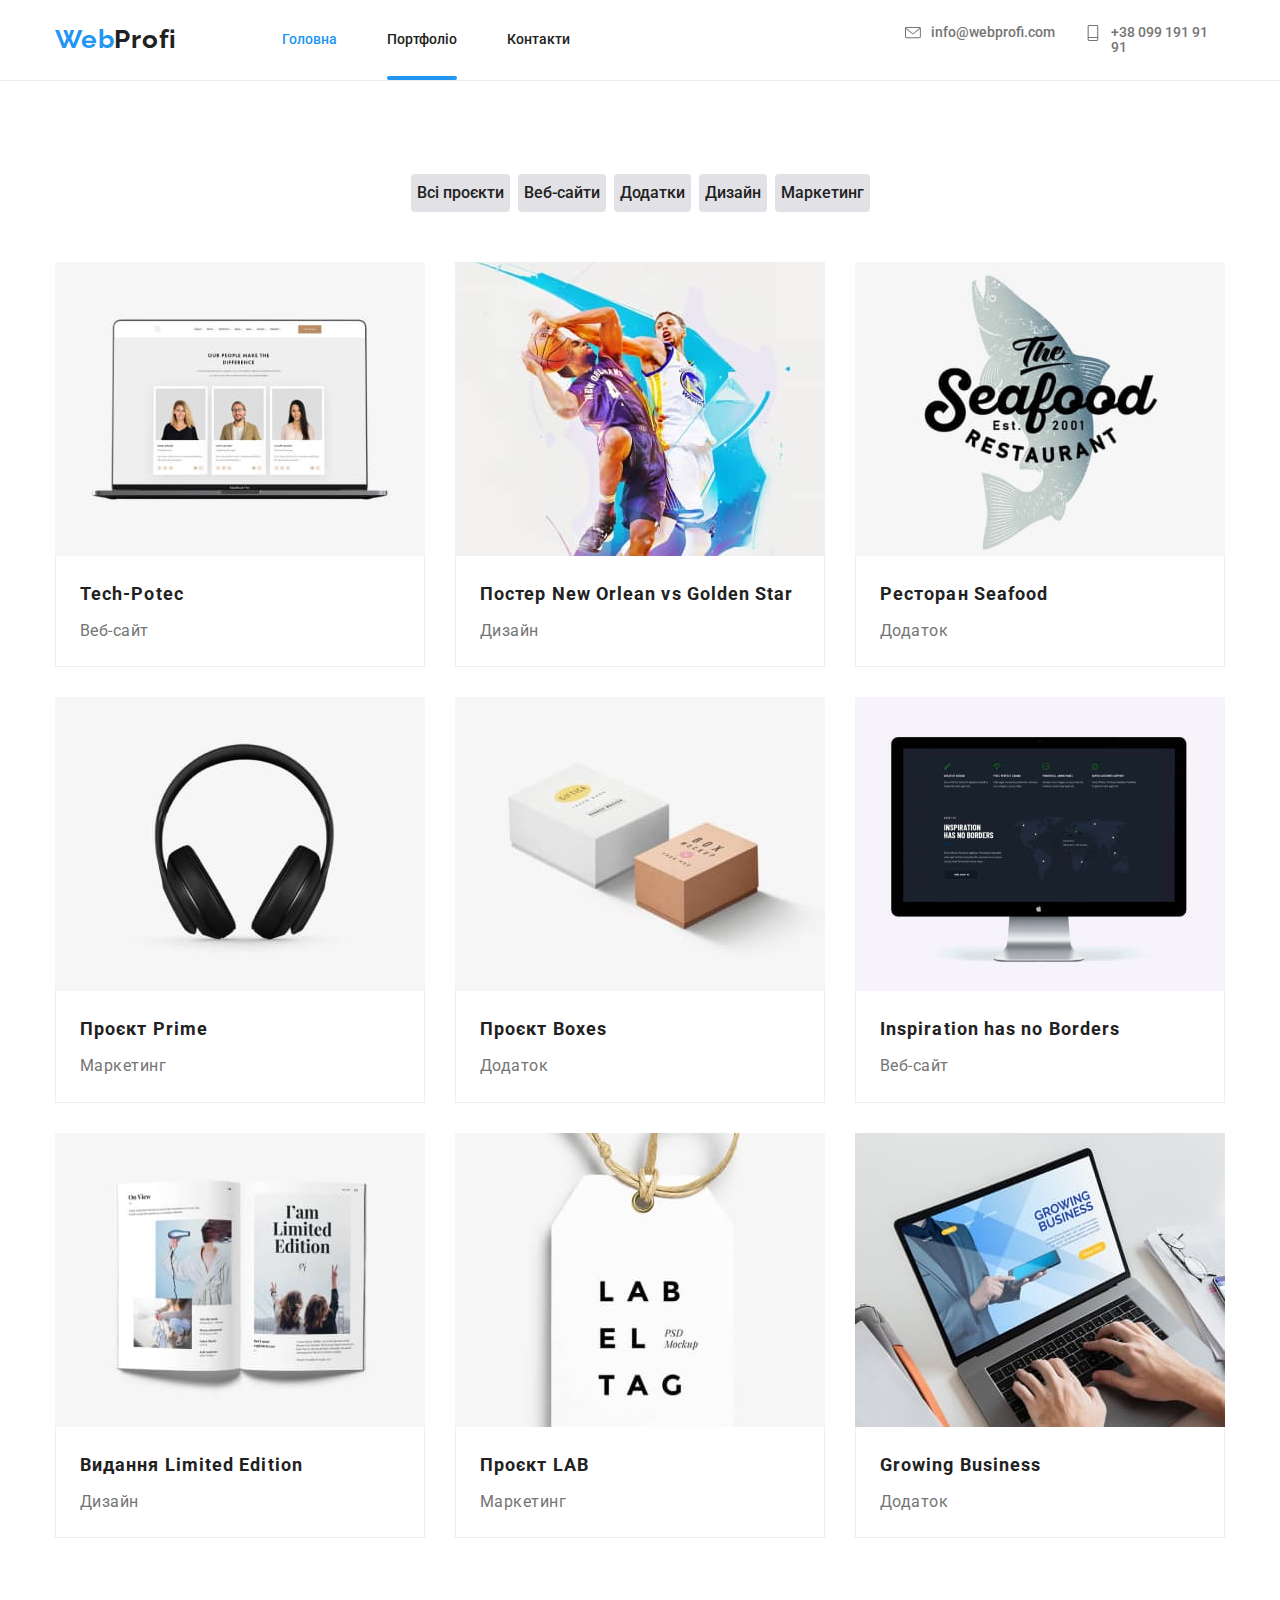
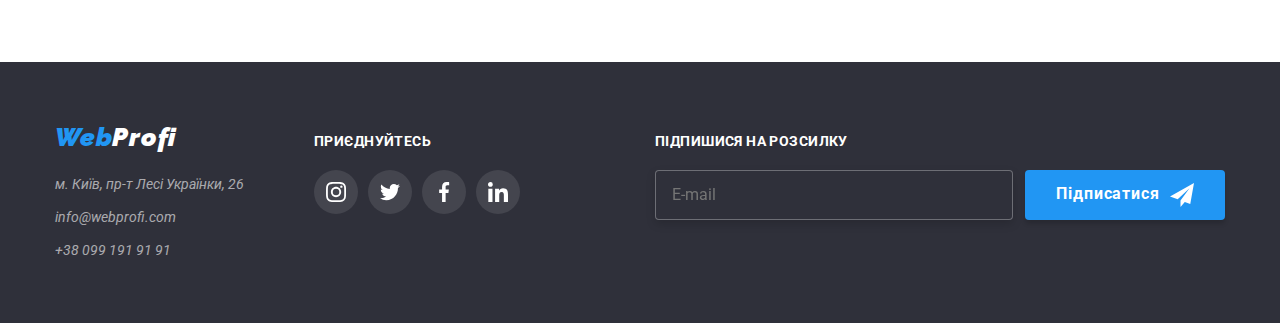
<file: portfolio.html>
<!DOCTYPE html>
<html lang="ru">
  <head>
    <meta charset="UTF-8" />
    <meta http-equiv="X-UA-Compatible" content="IE=edge" />
    <meta name="viewport" content="width=device-width, initial-scale=1.0" />
    <title>Web Profi</title>

    <link
      href="https://fonts.googleapis.com/css2?family=Raleway:wght@400;700&family=Roboto:wght@400;500;700;900&display=swap"
      rel="stylesheet"
    />

    <link
      rel="stylesheet"
      href="https://cdnjs.cloudflare.com/ajax/libs/modern-normalize/1.1.0/modern-normalize.min.css"
      integrity="sha512-wpPYUAdjBVSE4KJnH1VR1HeZfpl1ub8YT/NKx4PuQ5NmX2tKuGu6U/JRp5y+Y8XG2tV+wKQpNHVUX03MfMFn9Q=="
      crossorigin="anonymous"
      referrerpolicy="no-referrer"
    />

    <link rel="stylesheet" href="./css/portfolio.min.css" />
  </head>

  <body>
    <header class="portfolio-header">
      <!-- -------------Навигация на другие страницы сайта--------------  -->
      <div class="container header-flex">
        <a href="/" class="logo-header"><span>Web</span>Profi</a>

        <div class="menu-container" id="menu-container" data-menu>
          <!-- ---------------------Блок навігація----------------------- -->
          <div class="navigation">
            <nav class="header-nav">
              <ul class="list nav-list">
                <li class="nav-item">
                  <a href="./index.html" class="site-nav current">Головна</a>
                </li>
                <li class="nav-item current-page">
                  <a href="./portfolio.html" class="site-nav">Портфоліо</a>
                </li>
                <li class="nav-item">
                  <a href="" class="site-nav">Контакти</a>
                </li>
              </ul>
            </nav>
          </div>
          <!-- -----------Блок с контактами------------------ -->
          <div class="contacts">
            <ul class="nav-contacts list">
              <li class="icon-envelop">
                <a
                  href="mailto:info@webprofi.com"
                  target="_blank"
                  rel="noopener"
                >
                  <svg class="icon" width="16" height="16">
                    <use
                      href="./images/SVG-for-sprite/sprite-all-min.svg#icon-envelope"
                    ></use>
                  </svg>
                  info@webprofi.com
                </a>
              </li>
              <li class="icon-mobile">
                <a href="tel:+380991919191" target="_blank" rel="noopener">
                  <svg class="icon" width="16" height="16">
                    <use
                      href="./images/SVG-for-sprite/sprite-all-min.svg#icon-phone"
                    ></use>
                  </svg>
                  +38 099 191 91 91
                </a>
              </li>
            </ul>
          </div>
        </div>

        <!-- Бургер меню для mobile version - is-open-->
        <button
          type="button"
          class="headmobile-menu"
          aria-expanded="false"
          aria-controls="menu-container"
          data-menu-button
        >
          <svg width="40" height="40" aria-label="Перемикач мобільного меню">
            <use
              class="icon-mobile-menu"
              href="./images/SVG-for-sprite/sprite-mobile-menu.svg#menu"
            ></use>
            <use
              class="icon-mobile-cross"
              href="./images/SVG-for-sprite/sprite-mobile-menu.svg#cross"
            ></use>
          </svg>
        </button>
      </div>
    </header>

    <main>
      <div class="main-box container">
        <div class="filter">
          <ul class="list">
            <li class="filter-list">
              <button type="button">Всі проєкти</button>
            </li>
            <li class="filter-list">
              <button type="button">Веб-сайти</button>
            </li>
            <li class="filter-list">
              <button type="button">Додатки</button>
            </li>
            <li class="filter-list">
              <button type="button">Дизайн</button>
            </li>
            <li class="filter-list">
              <button type="button">Маркетинг</button>
            </li>
          </ul>
        </div>

        <section class="jobs">
          <ul class="jobs-list list">
            <li class="jobs-item">
              <a href="" class="jobs-card">
                <div class="img-box">
                  <img
                    src="./images/imgages-portfolio/technokhryak-min.jpg"
                    class="jobs-img"
                    rel="noopener"
                    alt="На экране ноутбука карточки сотрудников"
                    width="370"
                    height="294"
                  />
                  <p class="jobs-descr">
                    Це сучасна платформа для боротьби з комп'ютерними вірусами
                    та іншими загрозами. Платформа об'єднує фахівців більш ніж з
                    10 країн світу. Ми перешкоджаємо цифровому шпигунству,
                    промисловому хакерству, та іншим кібератакам.
                  </p>
                </div>

                <div class="descr">
                  <h2 class="jobs-name">Tech-Potec</h2>
                  <p class="jobs-type">Веб-сайт</p>
                </div>
              </a>
            </li>
            <li class="jobs-item">
              <a href="" rel="noopener" class="jobs-card">
                <div class="img-box">
                  <img
                    src="./images/imgages-portfolio/poster-min.jpg"
                    class="jobs-img"
                    alt="Постер с баскетболистами"
                    width="370"
                    height="294"
                    height="294"
                  />
                  <p class="jobs-descr">
                    Це сучасна платформа для боротьби з комп'ютерними вірусами
                    та іншими загрозами. Платформа об'єднує фахівців більш ніж з
                    10 країн світу. Ми перешкоджаємо цифровому шпигунству,
                    промисловому хакерству, та іншим кібератакам.
                  </p>
                </div>

                <div class="descr">
                  <h2 class="jobs-name">Постер New Orlean vs Golden Star</h2>
                  <p class="jobs-type">Дизайн</p>
                </div>
              </a>
            </li>
            <li class="jobs-item">
              <a href="" rel="noopener" class="jobs-card">
                <div class="img-box">
                  <img
                    src="./images/imgages-portfolio/restoraunt-min.jpg"
                    class="jobs-img"
                    alt="Фото логотипа ресторана"
                    width="370"
                    height="294"
                  />
                  <p class="jobs-descr">
                    Це сучасна платформа для боротьби з комп'ютерними вірусами
                    та іншими загрозами. Платформа об'єднує фахівців більш ніж з
                    10 країн світу. Ми перешкоджаємо цифровому шпигунству,
                    промисловому хакерству, та іншим кібератакам.
                  </p>
                </div>

                <div class="descr">
                  <h2 class="jobs-name">Ресторан Seafood</h2>
                  <p class="jobs-type">Додаток</p>
                </div>
              </a>
            </li>
            <li class="jobs-item">
              <a href="" rel="noopener" class="jobs-card">
                <div class="img-box">
                  <img
                    src="./images/imgages-portfolio/prime-min.jpg"
                    class="jobs-img"
                    alt="Фото наушников"
                    width="370"
                    height="294"
                  />
                  <p class="jobs-descr">
                    Це сучасна платформа для боротьби з комп'ютерними вірусами
                    та іншими загрозами. Платформа об'єднує фахівців більш ніж з
                    10 країн світу. Ми перешкоджаємо цифровому шпигунству,
                    промисловому хакерству, та іншим кібератакам.
                  </p>
                </div>

                <div class="descr">
                  <h2 class="jobs-name">Проєкт Prime</h2>
                  <p class="jobs-type">Маркетинг</p>
                </div>
              </a>
            </li>
            <li class="jobs-item">
              <a href="" rel="noopener" class="jobs-card">
                <div class="img-box">
                  <img
                    src="./images/imgages-portfolio/boxes-min.jpg"
                    class="jobs-img"
                    alt="Фото картонных коробок"
                    width="370"
                    height="294"
                  />
                  <p class="jobs-descr">
                    Це сучасна платформа для боротьби з комп'ютерними вірусами
                    та іншими загрозами. Платформа об'єднує фахівців більш ніж з
                    10 країн світу. Ми перешкоджаємо цифровому шпигунству,
                    промисловому хакерству, та іншим кібератакам.
                  </p>
                </div>

                <div class="descr">
                  <h2 class="jobs-name">Проєкт Boxes</h2>
                  <p class="jobs-type">Додаток</p>
                </div>
              </a>
            </li>
            <li class="jobs-item">
              <a href="" rel="noopener" class="jobs-card">
                <div class="img-box">
                  <img
                    src="./images/imgages-portfolio/insperation-min.jpg"
                    class="jobs-img"
                    alt="Фото монитора"
                    width="370"
                    height="294"
                  />
                  <p class="jobs-descr">
                    Це сучасна платформа для боротьби з комп'ютерними вірусами
                    та іншими загрозами. Платформа об'єднує фахівців більш ніж з
                    10 країн світу. Ми перешкоджаємо цифровому шпигунству,
                    промисловому хакерству, та іншим кібератакам.
                  </p>
                </div>

                <div class="descr">
                  <h2 class="jobs-name">Inspiration has no Borders</h2>
                  <p class="jobs-type">Веб-сайт</p>
                </div>
              </a>
            </li>
            <li class="jobs-item">
              <a href="" rel="noopener" class="jobs-card">
                <div class="img-box">
                  <img
                    src="./images/imgages-portfolio/book-min.jpg"
                    class="jobs-img"
                    alt="Фото открытой книги"
                    width="370"
                    height="294"
                  />
                  <p class="jobs-descr">
                    Це сучасна платформа для боротьби з комп'ютерними вірусами
                    та іншими загрозами. Платформа об'єднує фахівців більш ніж з
                    10 країн світу. Ми перешкоджаємо цифровому шпигунству,
                    промисловому хакерству, та іншим кібератакам.
                  </p>
                </div>

                <div class="descr">
                  <h2 class="jobs-name">Видання Limited Edition</h2>
                  <p class="jobs-type">Дизайн</p>
                </div>
              </a>
            </li>
            <li class="jobs-item">
              <a href="" rel="noopener" class="jobs-card">
                <div class="img-box">
                  <img
                    src="./images/imgages-portfolio/lab-min.jpg"
                    class="jobs-img"
                    alt="Фото бумажного ярлыка"
                    width="370"
                    height="294"
                  />
                  <p class="jobs-descr">
                    Це сучасна платформа для боротьби з комп'ютерними вірусами
                    та іншими загрозами. Платформа об'єднує фахівців більш ніж з
                    10 країн світу. Ми перешкоджаємо цифровому шпигунству,
                    промисловому хакерству, та іншим кібератакам.
                  </p>
                </div>

                <div class="descr">
                  <h2 class="jobs-name">Проєкт LAB</h2>
                  <p class="jobs-type">Маркетинг</p>
                </div>
              </a>
            </li>
            <li class="jobs-item">
              <a href="" rel="noopener" class="jobs-card">
                <div class="img-box">
                  <img
                    src="./images/imgages-portfolio/growing-min.jpg"
                    class="jobs-img"
                    alt="Фото открытого ноутбука"
                    width="370"
                    height="294"
                  />
                  <p class="jobs-descr">
                    Це сучасна платформа для боротьби з комп'ютерними вірусами
                    та іншими загрозами. Платформа об'єднує фахівців більш ніж з
                    10 країн світу. Ми перешкоджаємо цифровому шпигунству,
                    промисловому хакерству, та іншим кібератакам.
                  </p>
                </div>

                <div class="descr">
                  <h2 class="jobs-name">Growing Business</h2>
                  <p class="jobs-type">Додаток</p>
                </div>
              </a>
            </li>
          </ul>
        </section>
      </div>
    </main>

    <!-- =============================  Блок Футер =========================== -->
    <footer>
      <div class="footer-box container">
        <!-- Адрес футера -->
        <div>
          <address class="footer-contacts">
            <a href="./index.html" lang="en" class="logo-header logo-footer"
              ><b><span>Web</span>Profi</b></a
            >
            <ul class="list">
              <li>
                <a
                  href="https://maps.google.com?saddr=Current+Location&daddr=50.544869610058456,30.540254186068715"
                  target="_blank"
                  rel="noopener"
                  class="foot-adress"
                  >м. Київ, пр-т Лесі Українки, 26</a
                >
              </li>
              <li>
                <a
                  href="mailto:info@webprofi.com"
                  target="_blank"
                  rel="noopener"
                  class="foot-adress"
                  >info@webprofi.com</a
                >
              </li>
              <li>
                <a
                  href="tel:+380991919191"
                  class="foot-adress"
                  target="_blank"
                  rel="noopener"
                  >+38 099 191 91 91</a
                >
              </li>
            </ul>
          </address>
        </div>

        <!--=====================================================================================
                Блок ссылок футера - иконки правильно делать без <img> а через inline SVG и area-label   =====================================================================-->
        <div class="foter-social">
          <b class="title-footer">ПРИЄДНУЙТЕСЬ</b>
          <ul class="foot-list list">
            <li class="icon-foot insta">
              <a href="" aria-label="Іконка посилання на Інстаграм">
                <svg class="icon-foot-svg" width="44" height="44">
                  <use
                    href="./images/SVG-for-sprite/sprite-all-min.svg#icon-instagram-2"
                  ></use>
                </svg>
              </a>
            </li>
            <li class="icon-foot twiter">
              <a href="" aria-label="Іконка посилання на Твітер">
                <svg class="icon-foot-svg" width="44" height="44">
                  <use
                    href="./images/SVG-for-sprite/sprite-all-min.svg#icon-twitter-2"
                  ></use>
                </svg>
              </a>
            </li>
            <li class="icon-foot fb">
              <a href="" aria-label="Іконка посилання на Фейсбук">
                <svg class="icon-foot-svg" width="44" height="44">
                  <use
                    href="./images/SVG-for-sprite/sprite-all-min.svg#icon-facebook-2"
                  ></use>
                </svg>
              </a>
            </li>
            <li class="icon-foot linkedin">
              <a href="" aria-label="Іконка посилання на Лінкдин">
                <svg class="icon-foot-svg" width="44" height="44">
                  <use
                    href="./images/SVG-for-sprite/sprite-all-min.svg#icon-linkedin-2"
                  ></use>
                </svg>
              </a>
            </li>
          </ul>
        </div>

        <!-- Форма подписки футера  -->
        <div class="footer-action">
          <b class="title-footer">ПІДПИШИСЯ НА РОЗСИЛКУ</b>
          <form class="input-deco">
            <input type="email" value="" name="e-mail" placeholder="E-mail" />
            <button type="submit" class="footer-btn">Підписатися</button>
            <!-- <a href="" class="footer-btn">Подписаться</a> -->
          </form>
        </div>
      </div>
    </footer>
    <script src="./js/modal.js"></script>
    <script src="./js/menu.js"></script>
  </body>
  <!-- style="position:absolute;width:0;height:0 -->
</html>
</file>
<file: css/portfolio.min.css>
/*! modern-normalize v1.1.0 | MIT License | https://github.com/sindresorhus/modern-normalize */*,::before,::after{-webkit-box-sizing:border-box;box-sizing:border-box}html{line-height:1.15;-webkit-text-size-adjust:100%;-moz-tab-size:4;-o-tab-size:4;tab-size:4}body{margin:0;font-family:system-ui,-apple-system,"Segoe UI",Roboto,Helvetica,Arial,sans-serif,"Apple Color Emoji","Segoe UI Emoji"}hr{height:0;color:inherit}abbr[title]{-webkit-text-decoration:underline dotted;text-decoration:underline dotted}b,strong{font-weight:bolder}code,kbd,samp,pre{font-family:ui-monospace,SFMono-Regular,Consolas,"Liberation Mono",Menlo,monospace;font-size:1em}small{font-size:80%}sub,sup{font-size:75%;line-height:0;position:relative;vertical-align:baseline}sub{bottom:-0.25em}sup{top:-0.5em}table{text-indent:0;border-color:inherit}button,input,optgroup,select,textarea{font-family:inherit;font-size:100%;line-height:1.15;margin:0}button,select{text-transform:none}button,[type=button],[type=reset],[type=submit]{-webkit-appearance:button}::-moz-focus-inner{border-style:none;padding:0}:-moz-focusring{outline:1px dotted ButtonText}:-moz-ui-invalid{box-shadow:none}legend{padding:0}progress{vertical-align:baseline}::-webkit-inner-spin-button,::-webkit-outer-spin-button{height:auto}[type=search]{-webkit-appearance:textfield;outline-offset:-2px}::-webkit-search-decoration{-webkit-appearance:none}::-webkit-file-upload-button{-webkit-appearance:button;font:inherit}summary{display:list-item}body{font-family:"Roboto",sans-serif;color:#757575;background-color:#fff}body.modal-open{overflow:hidden}.list{list-style:none;margin:0;padding:0}h1,h2,h3,h4,h5,h6,p{margin:0}.container{position:relative;padding-left:15px;padding-right:15px}@media screen and (min-width: 480px){.container{width:768px;margin-left:auto;margin-right:auto}}@media screen and (min-width: 1200px){.container{width:1200px}}header{position:relative}.header-flex{height:60px;display:-webkit-box;display:-ms-flexbox;display:flex;-webkit-box-align:center;-ms-flex-align:center;align-items:center}@media screen and (min-width: 480px){.header-flex{height:80px;-webkit-box-align:center;-ms-flex-align:center;align-items:center}}.logo-header{display:inline-block;font-family:Raleway,sans-serif;font-size:24px;font-weight:700;letter-spacing:.03em;line-height:1.17;color:#212121;text-decoration:none;margin-left:0;padding:0}.logo-header span{font-family:Raleway,sans-serif;color:#2196f3}@media screen and (min-width: 480px){.logo-header{margin-right:100px}}@media screen and (min-width: 1200px){.logo-header{display:block;font-size:26px;line-height:1.2;margin-right:105px}}@media screen and (max-width: 480px){.menu-container{display:none;position:absolute;top:100%;left:0;width:100vw;background-color:#fff;border-top:1px solid #ececec;text-align:center;font-size:18px;line-height:1.16;padding-top:20px;padding-bottom:60px}.menu-container.is-open{display:block}}@media screen and (min-width: 480px){.menu-container{display:-webkit-box;display:-ms-flexbox;display:flex;-webkit-box-align:center;-ms-flex-align:center;align-items:center}}.nav-list{display:-webkit-box;display:-ms-flexbox;display:flex;-webkit-box-align:center;-ms-flex-align:center;align-items:center}@media screen and (max-width: 480px){.nav-list{-webkit-box-orient:vertical;-webkit-box-direction:normal;-ms-flex-direction:column;flex-direction:column}}@media screen and (min-width: 480px){.nav-list>li:not(:last-child){margin-right:50px}}.site-nav{display:block;font-size:14px;font-weight:500;line-height:1.1;color:#212121;text-decoration:none;-webkit-transition-property:color;transition-property:color;-webkit-transition-duration:250ms;transition-duration:250ms;-webkit-transition-timing-function:cubic-bezier(0.4, 0, 0.2, 1);transition-timing-function:cubic-bezier(0.4, 0, 0.2, 1)}.site-nav:hover,.site-nav:focus{color:#2196f3}.site-nav.current{color:#2196f3}.nav-item{position:relative;display:-webkit-box;display:-ms-flexbox;display:flex;-webkit-box-orient:vertical;-webkit-box-direction:normal;-ms-flex-direction:column;flex-direction:column}@media screen and (max-width: 480px){.nav-item{margin-top:40px}}.nav-item::after{content:"";width:100%;height:4px;background-color:#2196f3;border-radius:2px;opacity:0}@media screen and (max-width: 480px){.nav-item::after{margin-top:8px}}@media screen and (min-width: 480px){.nav-item::after{position:absolute;bottom:-32px}}.current-page::after{opacity:1}@media screen and (min-width: 480px){.contacts{margin-left:90px}}@media screen and (min-width: 1200px){.contacts{margin-left:335px}}@media screen and (max-width: 480px){.nav-contacts{display:-webkit-box;display:-ms-flexbox;display:flex;-webkit-box-align:center;-ms-flex-align:center;align-items:center;-webkit-box-orient:vertical;-webkit-box-direction:normal;-ms-flex-direction:column;flex-direction:column;margin-top:48px}}@media screen and (max-width: 769px){.nav-contacts>li:not(:last-child){margin-bottom:16px}}@media screen and (min-width: 1200px){.nav-contacts{display:-webkit-box;display:-ms-flexbox;display:flex}}@media screen and (min-width: 1200px){.nav-contacts>li:not(:first-of-type){margin-left:30px}}.nav-contacts a{display:-webkit-box;display:-ms-flexbox;display:flex;text-decoration:none;font-size:14px;line-height:1.1;font-weight:500;color:#757575;-webkit-transition-property:color;transition-property:color;-webkit-transition-duration:250ms;transition-duration:250ms;-webkit-transition-timing-function:cubic-bezier(0.4, 0, 0.2, 1);transition-timing-function:cubic-bezier(0.4, 0, 0.2, 1)}.nav-contacts a:hover,.nav-contacts a:focus{color:#2196f3}@media screen and (minwidth: 769px){.nav-contacts a{padding-top:22px;padding-bottom:30px}}.icon{margin-right:10px;fill:#757575}.nav-contacts li:hover .icon{fill:#2196f3}@media screen and (max-width: 480px){.headmobile-menu{position:absolute;display:-webkit-inline-box;display:-ms-inline-flexbox;display:inline-flex;top:50%;-webkit-transform:translateY(-50%);transform:translateY(-50%);right:5px;border:none;background-color:rgba(0,0,0,0);padding:0;cursor:pointer}.icon-mobile-cross{display:none}}@media screen and (min-width: 480px){.headmobile-menu{display:none}}.headmobile-menu.is-open .icon-mobile-cross{display:block}.headmobile-menu.is-open .icon-mobile-menu{display:none}header{border-bottom:1px solid #ececec}.jobs{background-color:#fff}.filter .list{display:-webkit-box;display:-ms-flexbox;display:flex;-ms-flex-wrap:wrap;flex-wrap:wrap}@media screen and (min-width: 480px){.filter .list{-webkit-box-pack:center;-ms-flex-pack:center;justify-content:center}}.filter li:not(:last-child){margin-right:8px}@media screen and (max-width: 480px){.filter-list:nth-child(-n+3){margin-bottom:15px}}.main-box{padding-top:60px;padding-bottom:60px}@media screen and (min-width: 1200px){.main-box{padding-top:93px;padding-bottom:94px}}.filter{margin-bottom:40px}@media screen and (min-width: 480px){.filter{margin-bottom:30px}}@media screen and (min-width: 1200px){.filter{margin-bottom:50px}}.filter-list button{height:38px;font-family:roboto,sans-serif;font-weight:500;font-size:16px;line-height:1.6;color:#212121;background:#e2e2e6;border:none;border-radius:4px;cursor:pointer;-webkit-transition-property:background-color,border-radius,-webkit-box-shadow;transition-property:background-color,border-radius,-webkit-box-shadow;transition-property:background-color,box-shadow,border-radius;transition-property:background-color,box-shadow,border-radius,-webkit-box-shadow;-webkit-transition-duration:250ms;transition-duration:250ms;-webkit-transition-timing-function:cubic-bezier(0.4, 0, 0.2, 1);transition-timing-function:cubic-bezier(0.4, 0, 0.2, 1)}.filter-list button:hover,.filter-list button:focus{background-color:#2196f3;-webkit-box-shadow:0px 3px 1px rgba(0,0,0,.1),0px 1px 2px rgba(0,0,0,.08),0px 2px 2px rgba(0,0,0,.12);box-shadow:0px 3px 1px rgba(0,0,0,.1),0px 1px 2px rgba(0,0,0,.08),0px 2px 2px rgba(0,0,0,.12);border-radius:4px}.jobs-list{display:-webkit-box;display:-ms-flexbox;display:flex;-ms-flex-wrap:wrap;flex-wrap:wrap}.jobs-list li{width:100%}@media screen and (min-width: 480px){.jobs-list li{width:370px}}.jobs-list li:not(:last-child){margin-bottom:30px}@media screen and (min-width: 1200px){.jobs-list li:not(:nth-child(3n)){margin-right:30px}}.jobs-card{display:inline-block;text-decoration:none;width:100%}.jobs-img{display:block;width:100%}.img-box{position:relative;overflow:hidden}.descr{width:100%;background-color:#fff;border-right:1px solid #eee;border-bottom:1px solid #eee;border-left:1px solid #eee;padding:20px 24px}.jobs-name{font-weight:700;font-size:18px;line-height:2;letter-spacing:.06em;color:#212121;margin-bottom:4px}.jobs-type{font-size:16px;letter-spacing:.03em;line-height:1.9;color:#757575}.jobs-descr{position:absolute;display:block;left:0;bottom:-100%;height:294px;font-size:18px;letter-spacing:.03em;line-height:1.5;color:#fff;background-color:#2196f3;padding:63px 24px;-webkit-transition-property:-webkit-transform;transition-property:-webkit-transform;transition-property:transform;transition-property:transform, -webkit-transform;-webkit-transition-duration:250ms;transition-duration:250ms;-webkit-transition-timing-function:cubic-bezier(0.4, 0, 0.2, 1);transition-timing-function:cubic-bezier(0.4, 0, 0.2, 1)}.jobs-card:hover{-webkit-box-shadow:0px 1px 1px rgba(0,0,0,.12),0px 4px 4px rgba(0,0,0,.06),1px 4px 6px rgba(0,0,0,.16);box-shadow:0px 1px 1px rgba(0,0,0,.12),0px 4px 4px rgba(0,0,0,.06),1px 4px 6px rgba(0,0,0,.16)}.jobs-card:hover .jobs-descr,.jobs-card:focus .jobs-descr{-webkit-transform:translateY(-100%);transform:translateY(-100%);-webkit-transition-duration:400ms;transition-duration:400ms}footer{background-color:#2f303a}.footer-box{-webkit-box-align:baseline;-ms-flex-align:baseline;align-items:baseline;padding-top:60px;padding-bottom:60px}@media screen and (max-width: 769px){.footer-box{text-align:center}}@media screen and (min-width: 480px){.footer-box{display:-webkit-box;display:-ms-flexbox;display:flex;-ms-flex-wrap:wrap;flex-wrap:wrap}}.logo-header.logo-footer{color:#fff;font-size:26px;margin-top:0;margin-bottom:20px;margin-right:0;width:100%}@media screen and (max-width: 1200px){.logo-header.logo-footer{text-align:center}}.foot-adress{text-decoration:none;font-size:14px;line-height:1.7;color:rgba(255,255,255,.6);-webkit-transition-property:color;transition-property:color;-webkit-transition-duration:250ms;transition-duration:250ms;-webkit-transition-timing-function:cubic-bezier(0.4, 0, 0.2, 1);transition-timing-function:cubic-bezier(0.4, 0, 0.2, 1)}.foot-adress:hover,.foot-adress:focus{color:#fff}.footer-contacts li:not(:last-child){margin-bottom:9px}@media screen and (min-width: 480px)and (max-width: 1200px){.footer-contacts{margin-left:61px}}@media screen and (min-width: 1200px){.footer-contacts{margin-right:70px}}.title-footer{display:-webkit-inline-box;display:-ms-inline-flexbox;display:inline-flex;font-weight:700;font-size:14px;line-height:1.1;letter-spacing:.03em;text-transform:uppercase;color:#fff;margin-bottom:20px}@media screen and (max-width: 480px){.foter-social{margin-top:60px}}@media screen and (min-width: 480px)and (max-width: 1200px){.foter-social{margin-left:165px}}.foot-list{display:-webkit-box;display:-ms-flexbox;display:flex}@media screen and (max-width: 480px){.foot-list{-webkit-box-pack:center;-ms-flex-pack:center;justify-content:center}}.icon-foot-svg{fill:#fff;width:20px;height:20px}.icon-foot a{display:-webkit-box;display:-ms-flexbox;display:flex;width:44px;height:44px;border-radius:50%;-webkit-box-pack:center;-ms-flex-pack:center;justify-content:center;-webkit-box-align:center;-ms-flex-align:center;align-items:center;background-color:rgba(255,255,255,.1);-webkit-transition-property:background-color;transition-property:background-color;-webkit-transition-duration:250ms;transition-duration:250ms;-webkit-transition-timing-function:cubic-bezier(0.4, 0, 0.2, 1);transition-timing-function:cubic-bezier(0.4, 0, 0.2, 1)}.icon-foot a:hover,.icon-foot a:focus{background-color:#2196f3}.icon-foot:not(:last-of-type){margin-right:10px}@media screen and (min-width: 480px)and (max-width: 769px){.footer-action{width:450px;margin-left:auto;margin-right:auto}}@media screen and (min-width: 1200px){.footer-action{margin-left:auto}}.footer-action input{width:100%;height:50px;font-size:16px;color:rgba(255,255,255,.6);background-color:#2f303a;border:1px solid rgba(255,255,255,.3);-webkit-filter:drop-shadow(0px 4px 4px rgba(0, 0, 0, 0.15));filter:drop-shadow(0px 4px 4px rgba(0, 0, 0, 0.15));border-radius:4px;margin-right:12px;padding-left:16px}@media screen and (max-width: 480px){.footer-action input{margin-bottom:20px}}@media screen and (min-width: 480px){.footer-action input{width:450px}}@media screen and (min-width: 480px)and (max-width: 769px){.footer-action input{margin-bottom:20px}}@media screen and (min-width: 769px){.footer-action input{width:358px}}@media screen and (max-width: 769px){.footer-action{margin-top:60px}}@media screen and (min-width: 480px){.input-deco{display:-webkit-box;display:-ms-flexbox;display:flex;-ms-flex-wrap:wrap;flex-wrap:wrap}}.footer-btn{display:-webkit-box;display:-ms-flexbox;display:flex;-webkit-box-pack:center;-ms-flex-pack:center;justify-content:center;-webkit-box-align:center;-ms-flex-align:center;align-items:center;text-decoration:none;font-weight:700;font-size:16px;line-height:1.9;letter-spacing:.06em;color:#fff;background-color:#2196f3;width:200px;height:50px;cursor:pointer;-webkit-box-shadow:0px 4px 4px rgba(0,0,0,.15);box-shadow:0px 4px 4px rgba(0,0,0,.15);border-radius:4px;border:none}@media screen and (max-width: 769px){.footer-btn{margin-left:auto;margin-right:auto}}.footer-btn::after{content:" ";width:24px;height:24px;background-image:url(../images/SVG-for-sprite/icon-send.svg);margin-left:10px}/*# sourceMappingURL=portfolio.min.css.map */
</file>
